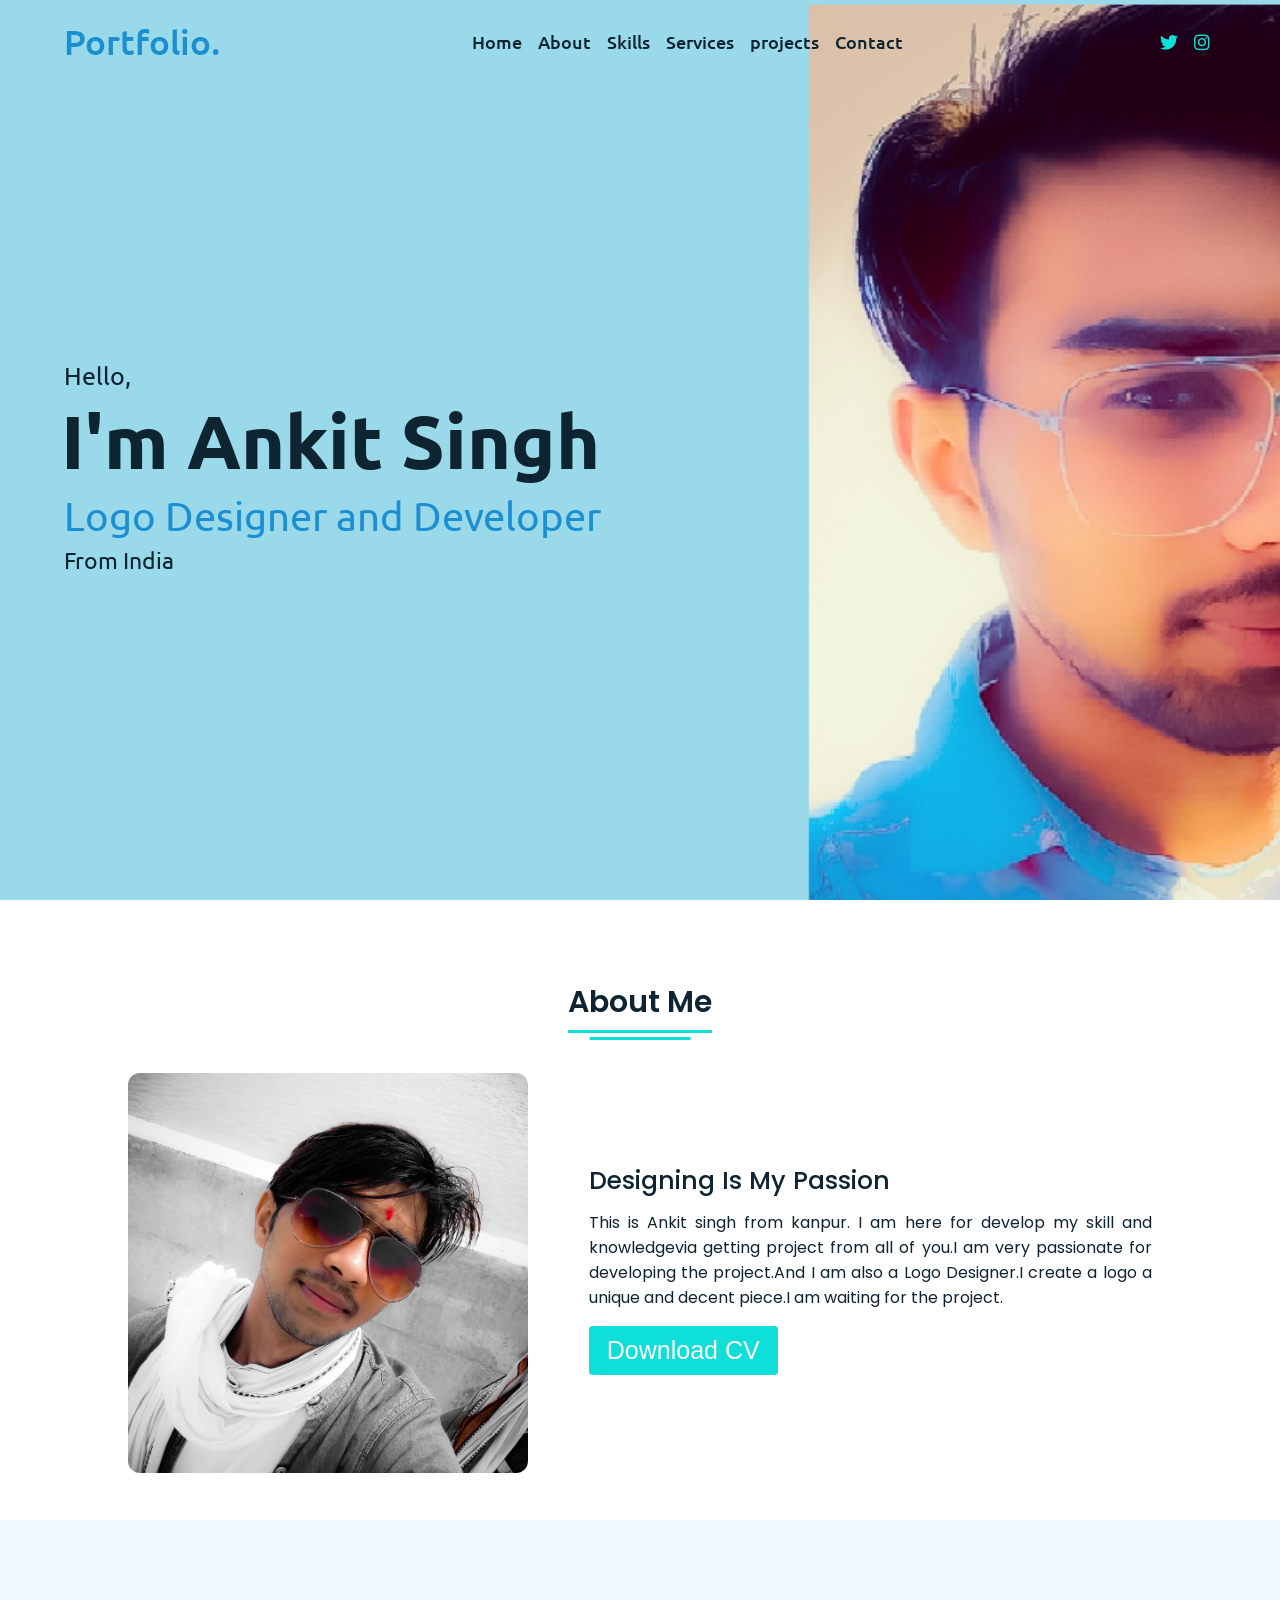
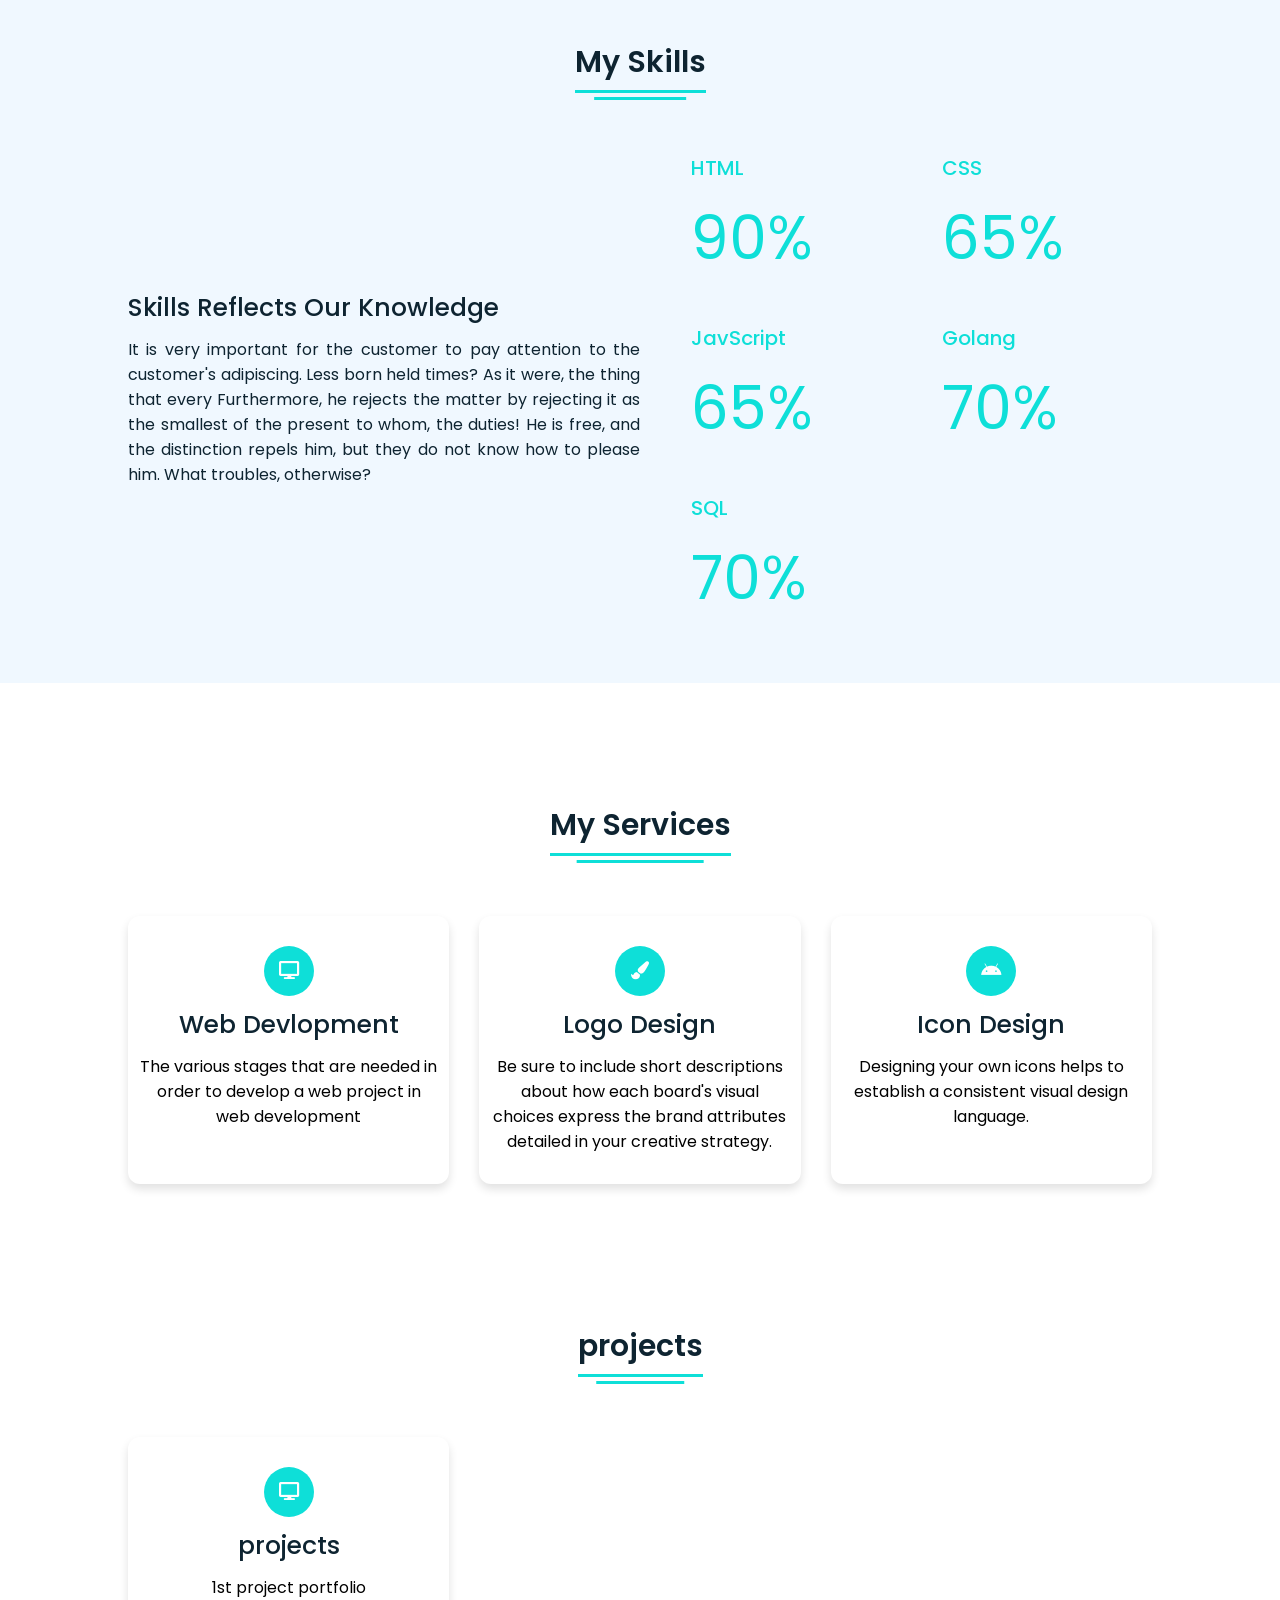
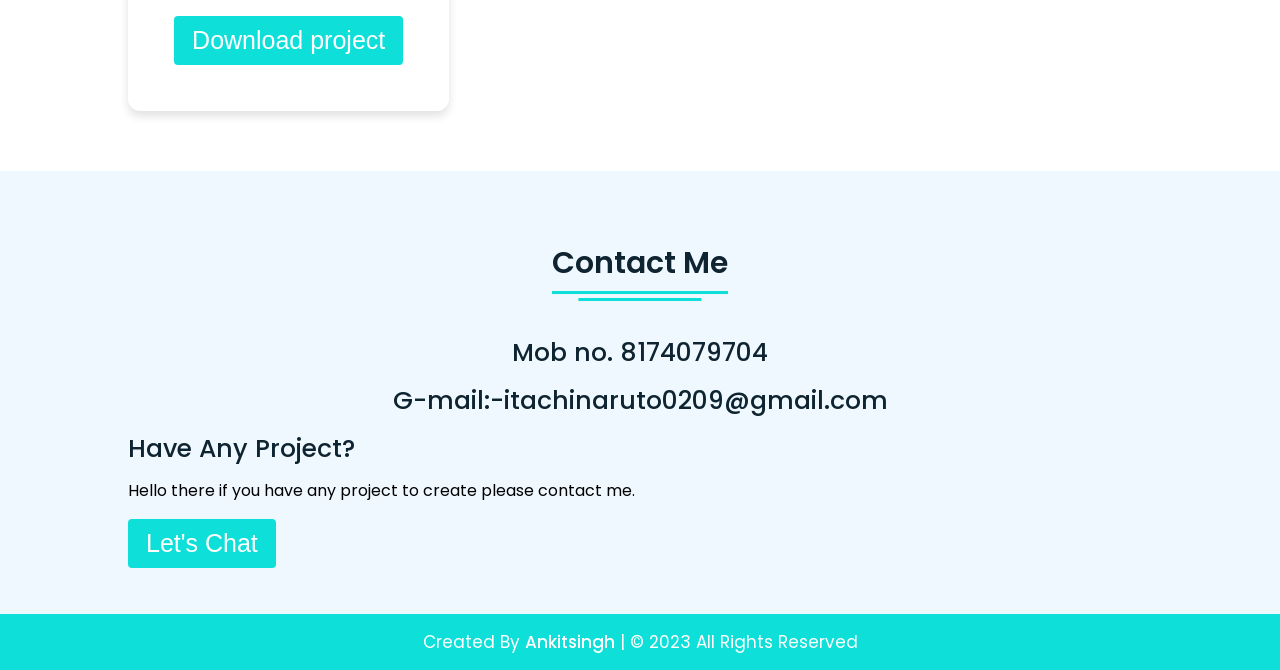
<file: index.html>
<!DOCTYPE html>

<html lang="en" dir="ltr">
  <head>
    <meta charset="UTF-8" />
    <title> Portfolio Website </title>
    <link rel="stylesheet" href="style.css" />

    <link rel="stylesheet" href="https://cdnjs.cloudflare.com/ajax/libs/font-awesome/5.15.2/css/all.min.css" />
    <meta name="viewport" content="width=device-width, initial-scale=1.0" />
  </head>
  <body>

    <div class="scroll-button">
      <a href="#home"><i class="fas fa-arrow-up"></i></a>
    </div>
  
    <nav>
      <div class="navbar">
        <div class="logo"><a href="#">Portfolio.</a></div>
        <ul class="menu">
          <li><a href="#home">Home</a></li>
          <li><a href="#about">About</a></li>
          <li><a href="#skills">Skills</a></li>
          <li><a href="#services">Services</a></li>
          <li><a href="#projects">projects</a></li>
          <li><a href="#contact">Contact</a></li>
          <div class="cancel-btn">
            <i class="fas fa-times"></i>
          </div>
        </ul>
        <div class="media-icons">
    
          <a href="#"><i class="fab fa-twitter"></i></a>
          <a href="https://instagram.com/irreplaceable_ankit_09?igshid=OTk0YzhjMDVlZA=="><i class="fab fa-instagram"></i></a>
         
        </div>
      </div>
      <div class="menu-btn">
        <i class="fas fa-bars"></i>
      </div>
    </nav>

 
    <section class="home" id="home">
      <div class="home-content">
        <div class="text">
          <div class="text-one">Hello,</div>
          <div class="text-two">I'm Ankit Singh </div>
          <div class="text-three">Logo Designer and Developer</div>
          <div class="text-four">From India</div>
      
    </section>

  
    <section class="about" id="about">
      <div class="content">
        <div class="title"><span>About Me</span></div>
        <div class="about-details">
          <div class="left">
            <img src="about.jpg" alt="" />
          </div>
          <div class="right">
            <div class="topic">Designing Is My Passion</div>
            <p>
             This is Ankit singh from kanpur. I am here for develop my skill and knowledgevia getting project from all of you.I am very passionate for developing the project.And I am also a Logo Designer.I create a logo a unique and decent piece.I am waiting for the project.
            <div class="button">
             <a href="resume ankit09.pdf"Download><button>Download CV</button></a>
            </div>
          </div>
        </div>
      </div>
    </section>

   
    <section class="skills" id="skills">
      <div class="content">
        <div class="title"><span>My Skills</span></div>
        <div class="skills-details">
          <div class="text">
            <div class="topic">Skills Reflects Our Knowledge</div>
            <p>It is very important for the customer to pay attention to the customer's adipiscing. Less born held times? As it were, the thing that every Furthermore, he rejects the matter by rejecting it as the smallest of the present to whom, the duties! He is free, and the distinction repels him, but they do not know how to please him. What troubles, otherwise?</p>
            <div class="experience">
             
            </div>
          </div>
          <div class="boxes">
            <div class="box">
              <div class="topic">HTML</div>
              <div class="per">90%</div>
            </div>
            <div class="box">
              <div class="topic">CSS</div>
              <div class="per">65%</div>
            </div>
            <div class="box">
              <div class="topic">JavScript</div>
              <div class="per">65%</div>
            </div>
            <div class="box">
              <div class="topic">Golang</div>
              <div class="per">70%</div>
            </div>
            <div class="box">
              <div class="topic">SQL</div>
              <div class="per">70%</div>
            </div>
           
         
        </div>
      </div>
    </section>

   


          <section class="services" id="services">
            <div class="content">
              <div class="title"><span>My Services</span></div>
              <div class="boxes">
                <div class="box">
                  <div class="icon">
                    <i class="fas fa-desktop"></i>
                  </div>
                  <div class="topic">Web Devlopment</div>
                  <p> The various stages that are needed in order to develop a web project in web development</p>
                </div>
                <div class="box">
                  <div class="icon">
                    <i class="fas fa-paint-brush"></i>
                  </div>
                  <div class="topic">Logo Design</div>
                  <p>Be sure to include short descriptions about how each board's visual choices express the brand attributes detailed in your creative strategy. </p>
                </div>
               
                  
                <div class="box">
                  <div class="icon">
                    <i class="fab fa-android"></i>
                  </div>
                  <div class="topic">Icon Design</div>
                  <p>Designing your own icons helps to establish a consistent visual design language.</p>
                </div>
               
            </div>
          </section>

       

    <section class="projects" id="projects">
      <div class="content">
        <div class="title"><span>projects</span></div>
        <div class="boxes">
          <div class="box">
            <div class="icon">
              <i class="fas fa-desktop"></i>
            </div>
            <div class="topic">projects</div>
            <p> 1st project portfolio</p>
            <div class="button">
              <a href="portfolio.zip"Download><button>Download project</button></a>
             </div>
          </div>
        </section>

    
    <section class="contact" id="contact">
      
      <div class="content">

        <div class="title"><span>Contact Me</span></div>
        <div class="text">
          <div class="topic">Mob no. 8174079704</div>
          <div class ="topic"> <p>G-mail:-itachinaruto0209@gmail.com </p></div>
        </div>
          <div class="topic">Have Any Project?</div>
          <p>Hello there if you have any project to create please contact me.</p>
          <div class="button">
            <button>Let's Chat</button>
          </div>
        </div>
      </div>
    </section>


    <footer>
      <div class="text">
        <span>Created By <a href="#">Ankitsingh</a> | &#169; 2023 All Rights Reserved</span>
      </div>
    </footer>

    <script src="script.js"></script>
  </body>
</html>
</file>
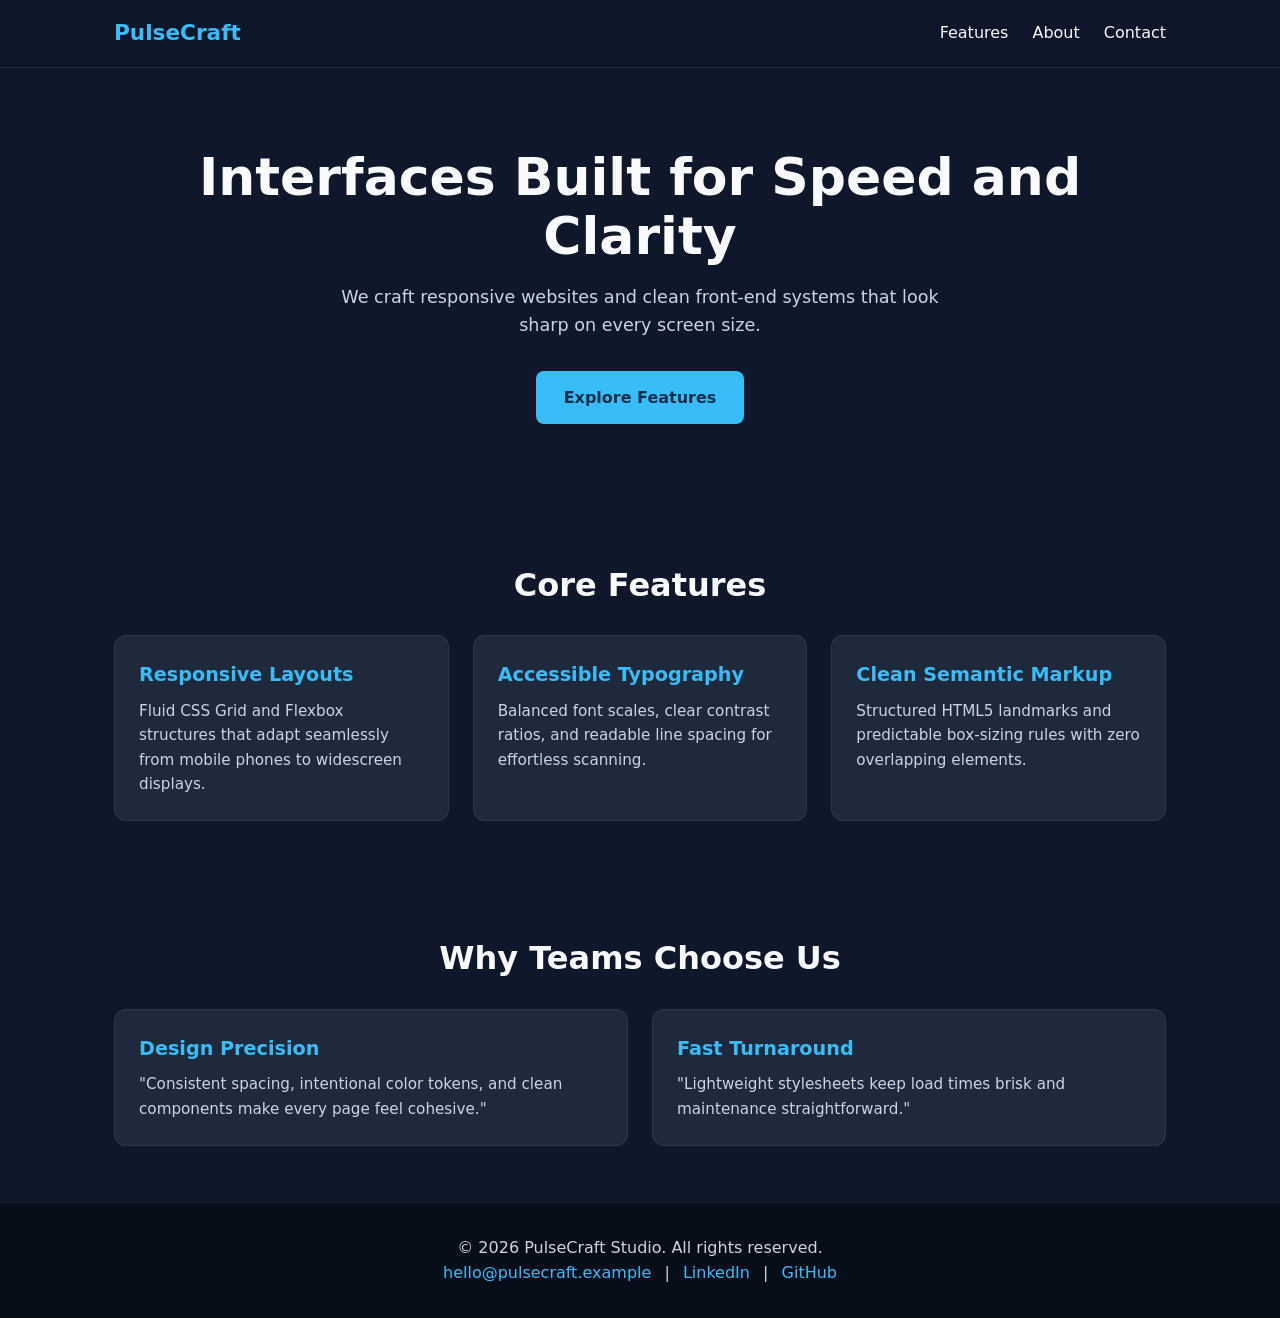
<file: WebDev-L1-LandingPage/index.html>
<!DOCTYPE html>
<html lang="en">
<head>
  <meta charset="UTF-8" />
  <meta name="viewport" content="width=device-width, initial-scale=1.0" />
  <title>PulseCraft — Modern Web Studio</title>
  <link rel="stylesheet" href="style.css" />
</head>
<body>
  <header>
    <nav>
      <a href="#" class="logo">PulseCraft</a>
      <ul class="nav-links">
        <li><a href="#features">Features</a></li>
        <li><a href="#about">About</a></li>
        <li><a href="#contact">Contact</a></li>
      </ul>
    </nav>
  </header>

  <main>
    <section class="hero">
      <h1>Interfaces Built for Speed and Clarity</h1>
      <p>We craft responsive websites and clean front-end systems that look sharp on every screen size.</p>
      <a href="#features" class="btn">Explore Features</a>
    </section>

    <section id="features" class="content-section">
      <h2>Core Features</h2>
      <div class="grid">
        <article class="card">
          <h3>Responsive Layouts</h3>
          <p>Fluid CSS Grid and Flexbox structures that adapt seamlessly from mobile phones to widescreen displays.</p>
        </article>
        <article class="card">
          <h3>Accessible Typography</h3>
          <p>Balanced font scales, clear contrast ratios, and readable line spacing for effortless scanning.</p>
        </article>
        <article class="card">
          <h3>Clean Semantic Markup</h3>
          <p>Structured HTML5 landmarks and predictable box-sizing rules with zero overlapping elements.</p>
        </article>
      </div>
    </section>

    <section id="about" class="content-section">
      <h2>Why Teams Choose Us</h2>
      <div class="grid">
        <article class="card">
          <h3>Design Precision</h3>
          <p>"Consistent spacing, intentional color tokens, and clean components make every page feel cohesive."</p>
        </article>
        <article class="card">
          <h3>Fast Turnaround</h3>
          <p>"Lightweight stylesheets keep load times brisk and maintenance straightforward."</p>
        </article>
      </div>
    </section>
  </main>

  <footer id="contact">
    <p>&copy; 2026 PulseCraft Studio. All rights reserved.</p>
    <p>
      <a href="mailto:hello@pulsecraft.example">hello@pulsecraft.example</a> |
      <a href="https://linkedin.com" target="_blank" rel="noreferrer">LinkedIn</a> |
      <a href="https://github.com" target="_blank" rel="noreferrer">GitHub</a>
    </p>
  </footer>
</body>
</html>
</file>
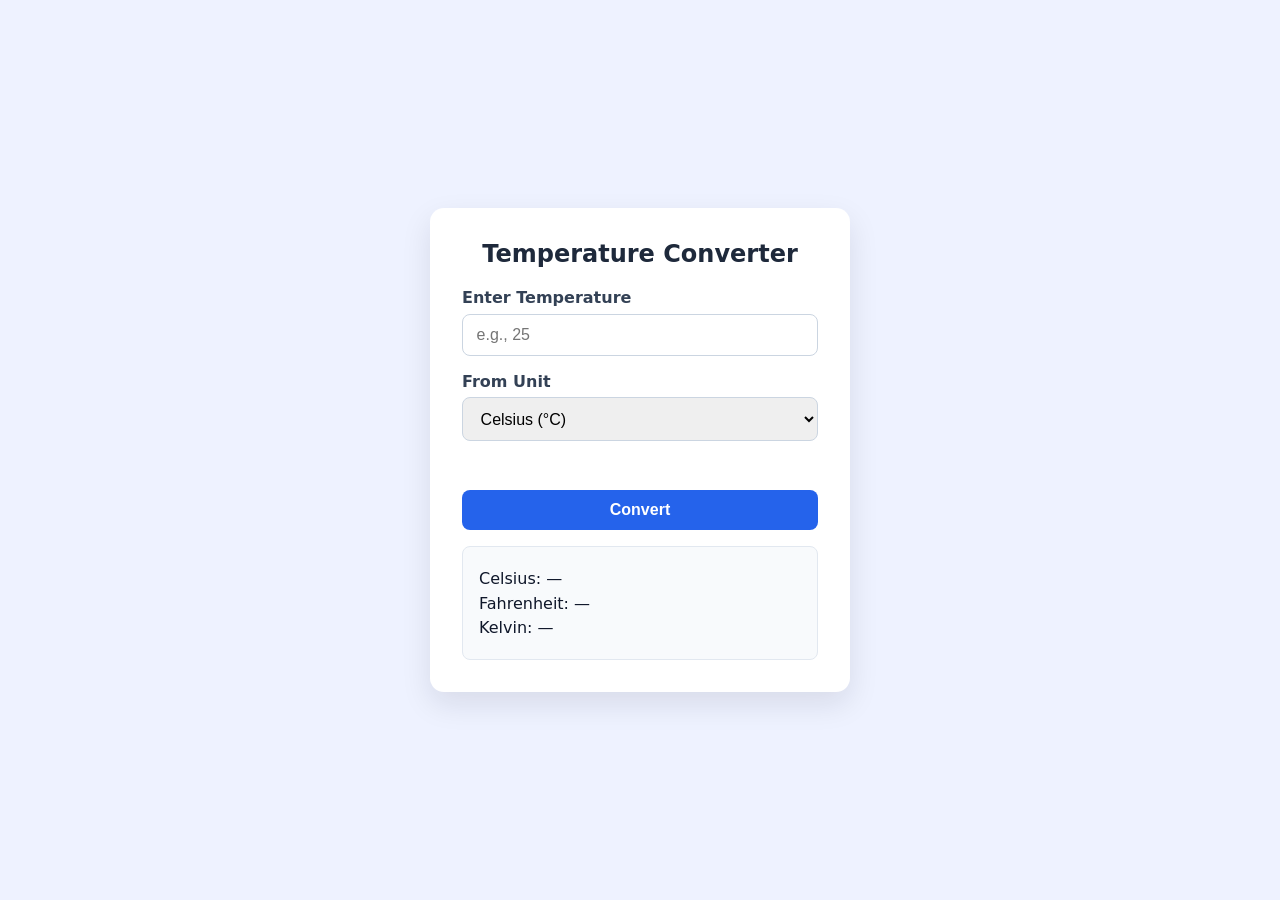
<file: WebDev-L1-TempConverter/index.html>
<!DOCTYPE html>
<html lang="en">
<head>
  <meta charset="UTF-8" />
  <meta name="viewport" content="width=device-width, initial-scale=1.0" />
  <title>Temperature Converter</title>
  <link rel="stylesheet" href="style.css" />
</head>
<body>
  <div class="converter">
    <h1>Temperature Converter</h1>
    <label for="tempInput">Enter Temperature</label>
    <input type="text" id="tempInput" placeholder="e.g., 25" />

    <label for="unitSelect">From Unit</label>
    <select id="unitSelect">
      <option value="C">Celsius (°C)</option>
      <option value="F">Fahrenheit (°F)</option>
      <option value="K">Kelvin (K)</option>
    </select>

    <div id="errorMsg" class="error" role="alert"></div>
    <button type="button" id="convertBtn">Convert</button>

    <div class="results" id="results">
      <p id="outC">Celsius: —</p>
      <p id="outF">Fahrenheit: —</p>
      <p id="outK">Kelvin: —</p>
    </div>
  </div>

  <script src="script.js"></script>
</body>
</html>
</file>
<file: style.css>
@import url('https://fonts.googleapis.com/css2?family=Poppins:wght@400;500;600;700&family=Ubuntu:wght@400;500;700&display=swap');
*{
  margin: 0;
  padding: 0;
  box-sizing: border-box;
  text-decoration: none;
  scroll-behavior: smooth;
}

::-webkit-scrollbar {
    width: 10px;
}
::-webkit-scrollbar-track {
    background: #f1f1f1;
}
::-webkit-scrollbar-thumb {
    background: #0edfd8;
    border-radius: 12px;
    transition: all 0.3s ease;
}

::-webkit-scrollbar-thumb:hover {
    background: #0edfd8;
}

nav{
  position: fixed;
  width: 100%;
  padding: 20px 0;
  z-index: 998;
  transition: all 0.3s ease;
  font-family: 'Ubuntu', sans-serif;
}
nav.sticky{
  background: #1c8fd2;
  padding: 13px 0;
}
nav .navbar{
  width: 90%;
  display: flex;
  justify-content: space-between;
  align-items: center;
  margin: auto;
}
nav .navbar .logo a{
  font-weight: 500;
  font-size: 35px;
  color: #1c8fd2;
}
nav.sticky .navbar .logo a{
  color: #fff;
}
nav .navbar .menu{
  display: flex;
  position: relative;
}
nav .navbar .menu li{
  list-style: none;
  margin: 0 8px;
}
.navbar .menu a{
  font-size: 18px;
  font-weight: 500;
  color: #0E2431;
  padding: 6px 0;
  transition: all 0.4s ease;
}
.navbar .menu a:hover{
  color: #1c8fd2;
}
nav.sticky .menu a{
  color: #FFF;
}
nav.sticky .menu a:hover{
  color: #0E2431;
}
.navbar .media-icons a{
  color: #0edfd8;
  font-size: 18px;
  margin: 0 6px;
}
nav.sticky .media-icons a{
  color: #FFF;
}


nav .menu-btn,
.navbar .menu .cancel-btn{
  position: absolute;
  color: #fff;
  right: 30px;
  top: 20px;
  font-size: 20px;
  cursor: pointer;
  transition: all 0.3s ease;
  display: none;
}
nav .menu-btn{
  color: #4070f4;
}
nav.sticky .menu-btn{
  color: #FFF;
}
.navbar .menu .menu-btn{
  color: #fff;
}


.home{
  height: 100vh;
  width: 100%;
  background: url("/background.png") no-repeat;
  background-size: cover;
  background-position: center;
  background-attachment: fixed;
  font-family: 'Ubuntu', sans-serif;
}
.home .home-content{
  width: 90%;
  height: 100%;
  margin: auto;
  display: flex;
  flex-direction: column;
  justify-content: center;
}
.home .text-one{
  font-size: 25px;
  color: #0E2431;
}
.home .text-two{
  color: #0E2431;
  font-size: 75px;
  font-weight: 600;
  margin-left: -3px;
}
.home .text-three{
  font-size: 40px;
  margin: 5px 0;
  color: #1c8fd2;
}
.home .text-four{
  font-size: 23px;
  margin: 5px 0;
  color: #0E2431;
}
.home .button{
  margin: 14px 0;
}
.home .button button{
  outline: none;
  padding: 8px 16px;
  border-radius: 6px;
  font-size: 25px;
  font-weight: 400;
  background: #0edfd8;
  color: #fff;
  cursor: pointer;
  border: 2px solid transparent;
  transition: all 0.4s ease;
}
.home .button button:hover{
  border-color: #0edfd8;
  background-color: #fff;
  color: #0edfd8;
}

section{
  padding-top: 40px;
}
section .content{
  width: 80%;
  margin: 40px auto;
  font-family: 'Poppins', sans-serif;
}
.about .about-details{
  display: flex;
  justify-content: space-between;
  align-items: center;
}
section .title{
  display: flex;
  justify-content: center;
  margin-bottom: 40px;
}
section .title span{
  color: #0E2431;
  font-size: 30px;
  font-weight: 600;
  position: relative;
  padding-bottom: 8px;
}
section .title span::before,
section .title span::after{
  content: '';
  position: absolute;
  height: 3px;
  width: 100%;
  background: #0edfd8;
  left: 0;
  bottom: 0;
}
section .title span::after{
  bottom: -7px;
  width: 70%;
  left: 50%;
  transform: translateX(-50%);
}
.about .about-details .left{
  width: 45%;
}
.about .left img{
  height: 400px;
  width: 400px;
  object-fit: cover;
  border-radius: 12px;
}
.about-details .right{
  width: 55%;
}
section  .topic{
  color: #0E2431;
  font-size: 25px;
  font-weight: 500;
  margin-bottom: 10px;
}
.about-details .right p{
  text-align: justify;
  color: #0E2431;
}
section .button{
  margin: 16px 0;
}
section .button button{
  outline: none;
  padding: 8px 16px;
  border-radius: 4px;
  font-size: 25px;
  font-weight: 400;
  background: #0edfd8;
  color: #fff;
  border: 2px solid transparent;
  cursor: pointer;
  transition: all 0.4s ease;
}
section .button button:hover{
  border-color: #0edfd8;
  background-color: #fff;
  color: #0edfd8;
}


 .skills{
   background: #F0F8FF;
 }
 .skills .content{
   padding: 40px 0;
 }
 .skills .skills-details{
   display: flex;
   justify-content: space-between;
   align-items: center;
 }
 .skills-details .text{
   width: 50%;
 }
 .skills-details p{
   color: #0E2431;
   text-align: justify;
 }
.skills .skills-details .experience{
  display: flex;
  align-items: center;
  margin: 0 10px;
}
.skills-details .experience .num{
  color: #0E2431;
  font-size: 80px;
}
.skills-details .experience .exp{
  color: #0E2431;
  margin-left: 20px;
  font-size: 18px;
  font-weight: 500;
  margin: 0 6px;
}
.skills-details .boxes{
  width: 45%;
  display: flex;
  flex-wrap: wrap;
  justify-content: space-between;
}
.skills-details .box{
  width: calc(100% / 2 - 20px);
  margin: 20px 0;
}
.skills-details .boxes .topic{
  font-size: 20px;
  color: #0edfd8;
}
.skills-details .boxes .per{
  font-size: 60px;
  color: #0edfd8;
}


.services .boxes{
  display: flex;
  flex-wrap: wrap;
  justify-content: space-between;
}
.services .boxes .box{
  margin: 20px 0;
  width: calc(100% / 3 - 20px);
  text-align: center;
  border-radius: 12px;
  padding: 30px 10px;
  box-shadow: 0 5px 10px rgba(0, 0, 0, 0.12);
  cursor: default;
  transition: all 0.4s ease;
}
.services .boxes .box:hover{
  background: #0edfd8;
  color: #fff;
}
.services .boxes .box .icon{
  height: 50px;
  width: 50px;
  background: #0edfd8;
  border-radius: 50%;
  text-align: center;
  line-height: 50px;
  font-size: 18px;
  color: #fff;
  margin: 0 auto 10px auto;
  transition: all 0.4s ease;
}
.boxes .box:hover .icon{
  background-color: #fff;
  color: #0edfd8;
}
.services .boxes .box:hover .topic,
.services .boxes .box:hover p{
  color: #0E2431;
  transition: all 0.4s ease;
}
.services .boxes .box:hover .topic,
.services .boxes .box:hover p{
  color: #fff;
}


.projects .boxes{
  display: flex;
  flex-wrap: wrap;
  justify-content: space-between;
}
.projects .boxes .box{
  margin: 20px 0;
  width: calc(100% / 3 - 20px);
  text-align: center;
  border-radius: 12px;
  padding: 30px 10px;
  box-shadow: 0 5px 10px rgba(0, 0, 0, 0.12);
  cursor: default;
  transition: all 0.4s ease;
}
.projects .boxes .box:hover{
  background: #0edfd8;
  color: #fff;
}
.projects .boxes .box .icon{
  height: 50px;
  width: 50px;
  background: #0edfd8;
  border-radius: 50%;
  text-align: center;
  line-height: 50px;
  font-size: 18px;
  color: #fff;
  margin: 0 auto 10px auto;
  transition: all 0.4s ease;
}
.boxes .box:hover .icon{
  background-color: #fff;
  color: #0edfd8;
}
.projects .boxes .box:hover .topic,
.projects .boxes .box:hover p{
  color: #0E2431;
  transition: all 0.4s ease;
}
.projects .boxes .box:hover .topic,
.projects .boxes .box:hover p{
  color: #fff;
}

.contact{
  background: #F0F8FF;
}
.contact .content{
  margin: 0 auto;
  padding: 30px 0;
}
.contact .text{
  width: 80%;
  text-align: center;
  margin: auto;
}


footer{
  background: #0edfd8;
  padding: 15px 0;
  text-align: center;
  font-family: 'Poppins', sans-serif;
}
footer .text span{
  font-size: 17px;
  font-weight: 400;
  color: #fff;
}
footer .text span a{
  font-weight: 500;
  color: #FFF;
}
footer .text span a:hover{
  text-decoration: underline;
}

.scroll-button a{
  position: fixed;
  bottom: 20px;
  right: 20px;
  color: #fff;
  background: #0edfd8;
  padding: 7px 12px;;
  font-size: 18px;
  border-radius: 6px;
  box-shadow: rgba(0, 0, 0, 0.15);
  display: none;
}


@media (max-width: 1190px) {
  section .content{
    width: 85%;
  }
}
@media (max-width: 1000px) {
  .about .about-details{
    justify-content: center;
    flex-direction: column;
  }
  .about .about-details .left{
    display: flex;
    justify-content: center;
    width: 100%;
  }
  .about-details .right{
    width: 90%;
    margin: 40px 0;
  }
  .services .boxes .box{
    margin: 20px 0;
    width: calc(100% / 2 - 20px);
  }
}
@media (max-width: 900px) {
  .about .left img{
    height: 350px;
    width: 350px;
  }
}

@media (max-width: 750px) {
  nav .navbar{
    width: 90%;
  }
  nav .navbar .menu{
    position: fixed;
    left: -100%;
    top: 0;
    background: #0E2431;
    height: 100vh;
    max-width: 400px;
    width: 100%;
    padding-top: 60px;
    flex-direction: column;
    align-items: center;
    transition: all 0.5s ease;
  }
  .navbar.active .menu{
    left: 0;
  }
  nav .navbar .menu a{
    font-size: 23px;
    display: block;
    color: #fff;
    margin: 10px 0;
  }
  nav.sticky .menu a:hover{
    color: #0edfd8;
  }
  nav .navbar .media-icons{
    display: none;
  }
  nav .menu-btn,
  .navbar .menu .cancel-btn{
    display: block;
  }
  .home .text-two{
    font-size: 65px;
  }
  .home .text-three{
    font-size: 35px;
  }
  .skills .skills-details{
    align-items: center;
    justify-content: center;
    flex-direction: column;
  }
  .skills-details .text{
    width: 100%;
    margin-bottom: 50px;
  }
  .skills-details .boxes{
    justify-content: center;
    align-items: center;
    width: 100%;
  }
  .services .boxes .box{
    margin: 20px 0;
    width: 100%;
  }
  .contact .text{
    width: 100%;
}
}

@media (max-width: 500px){
  .home .text-two{
    font-size: 55px;
  }
  .home .text-three{
    font-size: 33px;
  }
  .skills-details .boxes .per{
    font-size: 50px;
    color: #0edfd8;
  }
}
</file>
<file: WebDev-L1-LandingPage/style.css>
*, *::before, *::after {
  box-sizing: border-box;
  margin: 0;
  padding: 0;
}

:root {
  --bg: #0f172a;
  --surface: #1e293b;
  --text: #f8fafc;
  --muted: #cbd5e1;
  --accent: #38bdf8;
  --accent-dark: #0284c7;
}

html {
  scroll-behavior: smooth;
  font-size: 16px;
}

body {
  font-family: system-ui, -apple-system, Segoe UI, Roboto, sans-serif;
  background-color: var(--bg);
  color: var(--text);
  line-height: 1.6;
}

header {
  position: sticky;
  top: 0;
  z-index: 100;
  background: rgba(15, 23, 42, 0.92);
  backdrop-filter: blur(8px);
  border-bottom: 1px solid rgba(255, 255, 255, 0.08);
}

nav {
  max-width: 1100px;
  margin: 0 auto;
  padding: 1rem 1.5rem;
  display: flex;
  justify-content: space-between;
  align-items: center;
  flex-wrap: wrap;
  gap: 1rem;
}

.logo {
  font-size: 1.35rem;
  font-weight: 700;
  color: var(--accent);
  text-decoration: none;
}

.nav-links {
  list-style: none;
  display: flex;
  gap: 1.5rem;
}

.nav-links a {
  color: var(--text);
  text-decoration: none;
  font-weight: 500;
}

.nav-links a:hover {
  color: var(--accent);
}

.hero {
  max-width: 1100px;
  margin: 0 auto;
  padding: 5rem 1.5rem;
  text-align: center;
}

.hero h1 {
  font-size: clamp(2rem, 5vw, 3.25rem);
  line-height: 1.15;
  margin-bottom: 1rem;
}

.hero p {
  max-width: 650px;
  margin: 0 auto 2rem;
  color: var(--muted);
  font-size: 1.1rem;
}

.btn {
  display: inline-block;
  background: var(--accent);
  color: #082f49;
  padding: 0.85rem 1.75rem;
  border-radius: 8px;
  font-weight: 700;
  text-decoration: none;
}

.btn:hover {
  background: var(--accent-dark);
  color: #ffffff;
}

section.content-section {
  max-width: 1100px;
  margin: 0 auto;
  padding: 3.5rem 1.5rem;
}

section.content-section h2 {
  font-size: 2rem;
  margin-bottom: 1.5rem;
  text-align: center;
}

.grid {
  display: grid;
  grid-template-columns: repeat(auto-fit, minmax(260px, 1fr));
  gap: 1.5rem;
}

.card {
  background: var(--surface);
  padding: 1.5rem;
  border-radius: 12px;
  border: 1px solid rgba(255, 255, 255, 0.07);
}

.card h3 {
  margin-bottom: 0.5rem;
  color: var(--accent);
  font-size: 1.2rem;
}

.card p {
  color: var(--muted);
  font-size: 0.95rem;
}

footer {
  background: #080d1a;
  padding: 2rem 1.5rem;
  text-align: center;
  color: var(--muted);
  border-top: 1px solid rgba(255, 255, 255, 0.08);
}

footer a {
  color: var(--accent);
  text-decoration: none;
  margin: 0 0.5rem;
}
</file>
<file: WebDev-L1-TempConverter/style.css>
*, *::before, *::after {
  box-sizing: border-box;
  margin: 0;
  padding: 0;
}

body {
  min-height: 100vh;
  display: grid;
  place-items: center;
  background: #eef2ff;
  font-family: system-ui, sans-serif;
  padding: 1rem;
}

.converter {
  width: 100%;
  max-width: 420px;
  background: #ffffff;
  padding: 2rem;
  border-radius: 14px;
  box-shadow: 0 12px 30px rgba(15, 23, 42, 0.1);
}

h1 {
  font-size: 1.5rem;
  margin-bottom: 1.25rem;
  text-align: center;
  color: #1e293b;
}

label {
  display: block;
  font-weight: 600;
  margin-bottom: 0.4rem;
  color: #334155;
}

input, select, button {
  width: 100%;
  padding: 0.7rem 0.85rem;
  border-radius: 8px;
  font-size: 1rem;
  margin-bottom: 1rem;
}

input, select {
  border: 1px solid #cbd5e1;
}

button {
  background: #2563eb;
  color: #ffffff;
  border: none;
  font-weight: 700;
  cursor: pointer;
}

button:hover {
  background: #1d4ed8;
}

.error {
  color: #dc2626;
  font-size: 0.9rem;
  margin-bottom: 1rem;
  min-height: 1.2em;
}

.results {
  background: #f8fafc;
  border: 1px solid #e2e8f0;
  border-radius: 8px;
  padding: 1rem;
}

.results p {
  margin: 0.35rem 0;
  font-weight: 500;
  color: #0f172a;
}
</file>
